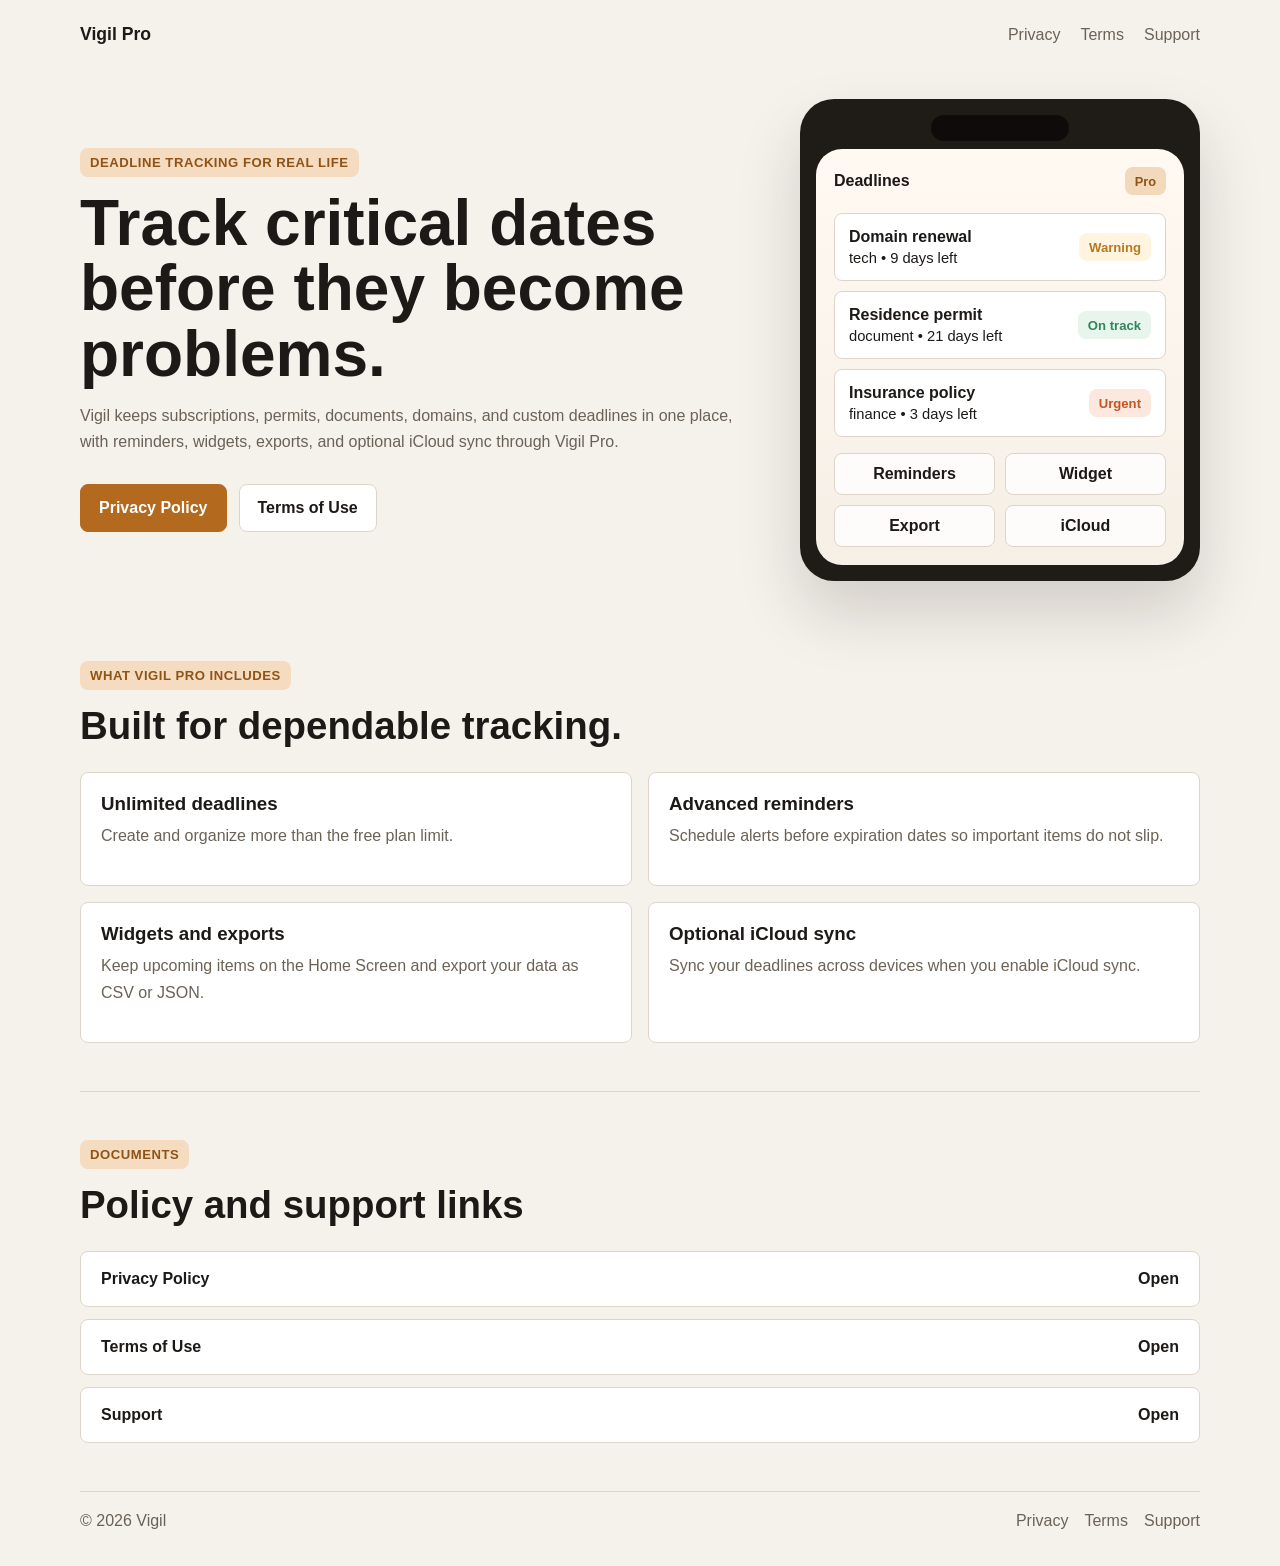
<file: index.html>
<!DOCTYPE html>
<html lang="en">
<head>
    <meta charset="UTF-8">
    <meta name="viewport" content="width=device-width, initial-scale=1.0">
    <title>Vigil Pro</title>
    <meta name="description" content="Vigil helps you track important deadlines, stay ahead with reminders, and keep key dates visible across your devices.">
    <link rel="stylesheet" href="./styles.css">
</head>
<body>
    <header class="site-header">
        <a class="brand" href="./index.html">Vigil Pro</a>
        <nav class="site-nav">
            <a href="./privacy.html">Privacy</a>
            <a href="./terms.html">Terms</a>
            <a href="./support.html">Support</a>
        </nav>
    </header>

    <main>
        <section class="hero">
            <div class="hero-copy">
                <p class="eyebrow">Deadline tracking for real life</p>
                <h1>Track critical dates before they become problems.</h1>
                <p class="hero-text">
                    Vigil keeps subscriptions, permits, documents, domains, and custom deadlines in one place,
                    with reminders, widgets, exports, and optional iCloud sync through Vigil Pro.
                </p>
                <div class="hero-actions">
                    <a class="button button-primary" href="./privacy.html">Privacy Policy</a>
                    <a class="button button-secondary" href="./terms.html">Terms of Use</a>
                </div>
            </div>

            <div class="device">
                <div class="device-notch"></div>
                <div class="device-screen">
                    <div class="device-header">
                        <span>Deadlines</span>
                        <span class="badge">Pro</span>
                    </div>

                    <article class="deadline-card">
                        <div>
                            <p class="deadline-title">Domain renewal</p>
                            <p class="deadline-subtitle">tech • 9 days left</p>
                        </div>
                        <span class="deadline-state deadline-state-warning">Warning</span>
                    </article>

                    <article class="deadline-card">
                        <div>
                            <p class="deadline-title">Residence permit</p>
                            <p class="deadline-subtitle">document • 21 days left</p>
                        </div>
                        <span class="deadline-state deadline-state-ok">On track</span>
                    </article>

                    <article class="deadline-card">
                        <div>
                            <p class="deadline-title">Insurance policy</p>
                            <p class="deadline-subtitle">finance • 3 days left</p>
                        </div>
                        <span class="deadline-state deadline-state-critical">Urgent</span>
                    </article>

                    <div class="feature-grid">
                        <div class="feature-chip">Reminders</div>
                        <div class="feature-chip">Widget</div>
                        <div class="feature-chip">Export</div>
                        <div class="feature-chip">iCloud</div>
                    </div>
                </div>
            </div>
        </section>

        <section class="section">
            <div class="section-heading">
                <p class="eyebrow">What Vigil Pro includes</p>
                <h2>Built for dependable tracking.</h2>
            </div>
            <div class="info-grid">
                <article class="info-card">
                    <h3>Unlimited deadlines</h3>
                    <p>Create and organize more than the free plan limit.</p>
                </article>
                <article class="info-card">
                    <h3>Advanced reminders</h3>
                    <p>Schedule alerts before expiration dates so important items do not slip.</p>
                </article>
                <article class="info-card">
                    <h3>Widgets and exports</h3>
                    <p>Keep upcoming items on the Home Screen and export your data as CSV or JSON.</p>
                </article>
                <article class="info-card">
                    <h3>Optional iCloud sync</h3>
                    <p>Sync your deadlines across devices when you enable iCloud sync.</p>
                </article>
            </div>
        </section>

        <section class="section section-muted">
            <div class="section-heading">
                <p class="eyebrow">Documents</p>
                <h2>Policy and support links</h2>
            </div>
            <div class="link-list">
                <a class="doc-link" href="./privacy.html">
                    <span>Privacy Policy</span>
                    <span>Open</span>
                </a>
                <a class="doc-link" href="./terms.html">
                    <span>Terms of Use</span>
                    <span>Open</span>
                </a>
                <a class="doc-link" href="./support.html">
                    <span>Support</span>
                    <span>Open</span>
                </a>
            </div>
        </section>
    </main>

    <footer class="site-footer">
        <span>© 2026 Vigil</span>
        <div class="footer-links">
            <a href="./privacy.html">Privacy</a>
            <a href="./terms.html">Terms</a>
            <a href="./support.html">Support</a>
        </div>
    </footer>
</body>
</html>
</file>
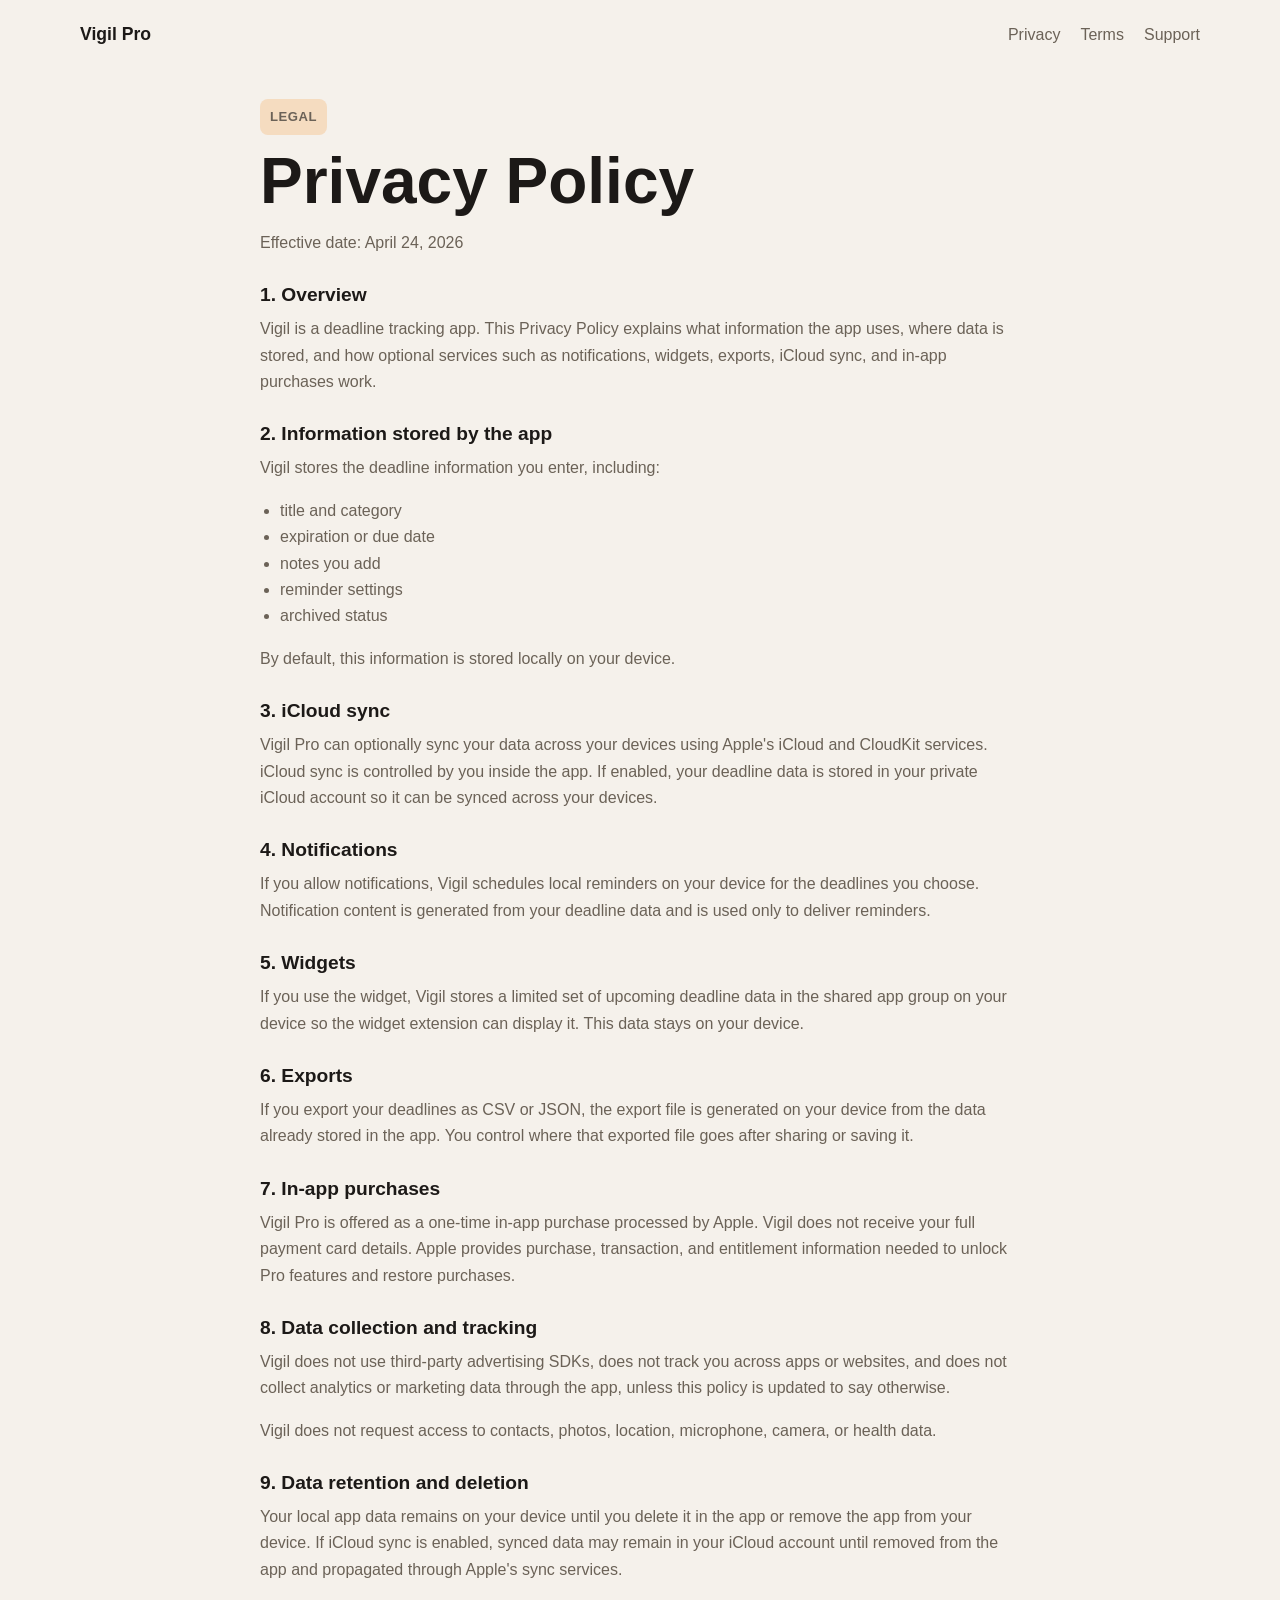
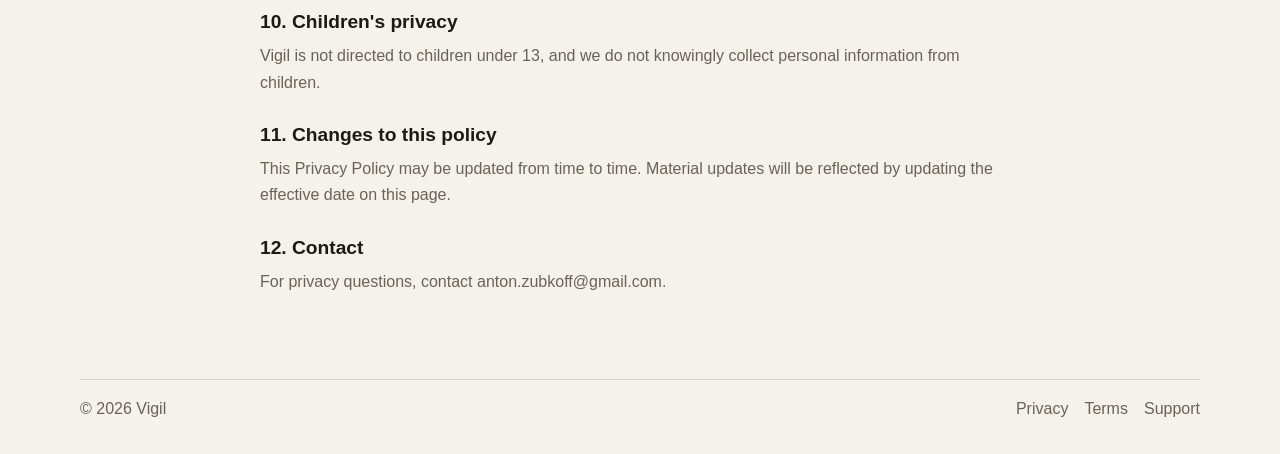
<file: privacy.html>
<!DOCTYPE html>
<html lang="en">
<head>
    <meta charset="UTF-8">
    <meta name="viewport" content="width=device-width, initial-scale=1.0">
    <title>Privacy Policy - Vigil Pro</title>
    <meta name="description" content="Privacy Policy for Vigil.">
    <link rel="stylesheet" href="./styles.css">
</head>
<body>
    <header class="site-header">
        <a class="brand" href="./index.html">Vigil Pro</a>
        <nav class="site-nav">
            <a href="./privacy.html">Privacy</a>
            <a href="./terms.html">Terms</a>
            <a href="./support.html">Support</a>
        </nav>
    </header>

    <main class="legal-page">
        <p class="eyebrow">Legal</p>
        <h1>Privacy Policy</h1>
        <p class="legal-meta">Effective date: April 24, 2026</p>

        <section class="legal-section">
            <h2>1. Overview</h2>
            <p>
                Vigil is a deadline tracking app. This Privacy Policy explains what information the app uses,
                where data is stored, and how optional services such as notifications, widgets, exports, iCloud sync,
                and in-app purchases work.
            </p>
        </section>

        <section class="legal-section">
            <h2>2. Information stored by the app</h2>
            <p>Vigil stores the deadline information you enter, including:</p>
            <ul>
                <li>title and category</li>
                <li>expiration or due date</li>
                <li>notes you add</li>
                <li>reminder settings</li>
                <li>archived status</li>
            </ul>
            <p>
                By default, this information is stored locally on your device.
            </p>
        </section>

        <section class="legal-section">
            <h2>3. iCloud sync</h2>
            <p>
                Vigil Pro can optionally sync your data across your devices using Apple's iCloud and CloudKit services.
                iCloud sync is controlled by you inside the app. If enabled, your deadline data is stored in your private
                iCloud account so it can be synced across your devices.
            </p>
        </section>

        <section class="legal-section">
            <h2>4. Notifications</h2>
            <p>
                If you allow notifications, Vigil schedules local reminders on your device for the deadlines you choose.
                Notification content is generated from your deadline data and is used only to deliver reminders.
            </p>
        </section>

        <section class="legal-section">
            <h2>5. Widgets</h2>
            <p>
                If you use the widget, Vigil stores a limited set of upcoming deadline data in the shared app group on
                your device so the widget extension can display it. This data stays on your device.
            </p>
        </section>

        <section class="legal-section">
            <h2>6. Exports</h2>
            <p>
                If you export your deadlines as CSV or JSON, the export file is generated on your device from the data
                already stored in the app. You control where that exported file goes after sharing or saving it.
            </p>
        </section>

        <section class="legal-section">
            <h2>7. In-app purchases</h2>
            <p>
                Vigil Pro is offered as a one-time in-app purchase processed by Apple. Vigil does not receive your full
                payment card details. Apple provides purchase, transaction, and entitlement information needed to unlock
                Pro features and restore purchases.
            </p>
        </section>

        <section class="legal-section">
            <h2>8. Data collection and tracking</h2>
            <p>
                Vigil does not use third-party advertising SDKs, does not track you across apps or websites, and does not
                collect analytics or marketing data through the app, unless this policy is updated to say otherwise.
            </p>
            <p>Vigil does not request access to contacts, photos, location, microphone, camera, or health data.</p>
        </section>

        <section class="legal-section">
            <h2>9. Data retention and deletion</h2>
            <p>
                Your local app data remains on your device until you delete it in the app or remove the app from your device.
                If iCloud sync is enabled, synced data may remain in your iCloud account until removed from the app and
                propagated through Apple's sync services.
            </p>
        </section>

        <section class="legal-section">
            <h2>10. Children's privacy</h2>
            <p>
                Vigil is not directed to children under 13, and we do not knowingly collect personal information from children.
            </p>
        </section>

        <section class="legal-section">
            <h2>11. Changes to this policy</h2>
            <p>
                This Privacy Policy may be updated from time to time. Material updates will be reflected by updating the
                effective date on this page.
            </p>
        </section>

        <section class="legal-section">
            <h2>12. Contact</h2>
            <p>
                For privacy questions, contact
                <a href="mailto:anton.zubkoff@gmail.com">anton.zubkoff@gmail.com</a>.
            </p>
        </section>
    </main>

    <footer class="site-footer">
        <span>© 2026 Vigil</span>
        <div class="footer-links">
            <a href="./privacy.html">Privacy</a>
            <a href="./terms.html">Terms</a>
            <a href="./support.html">Support</a>
        </div>
    </footer>
</body>
</html>
</file>
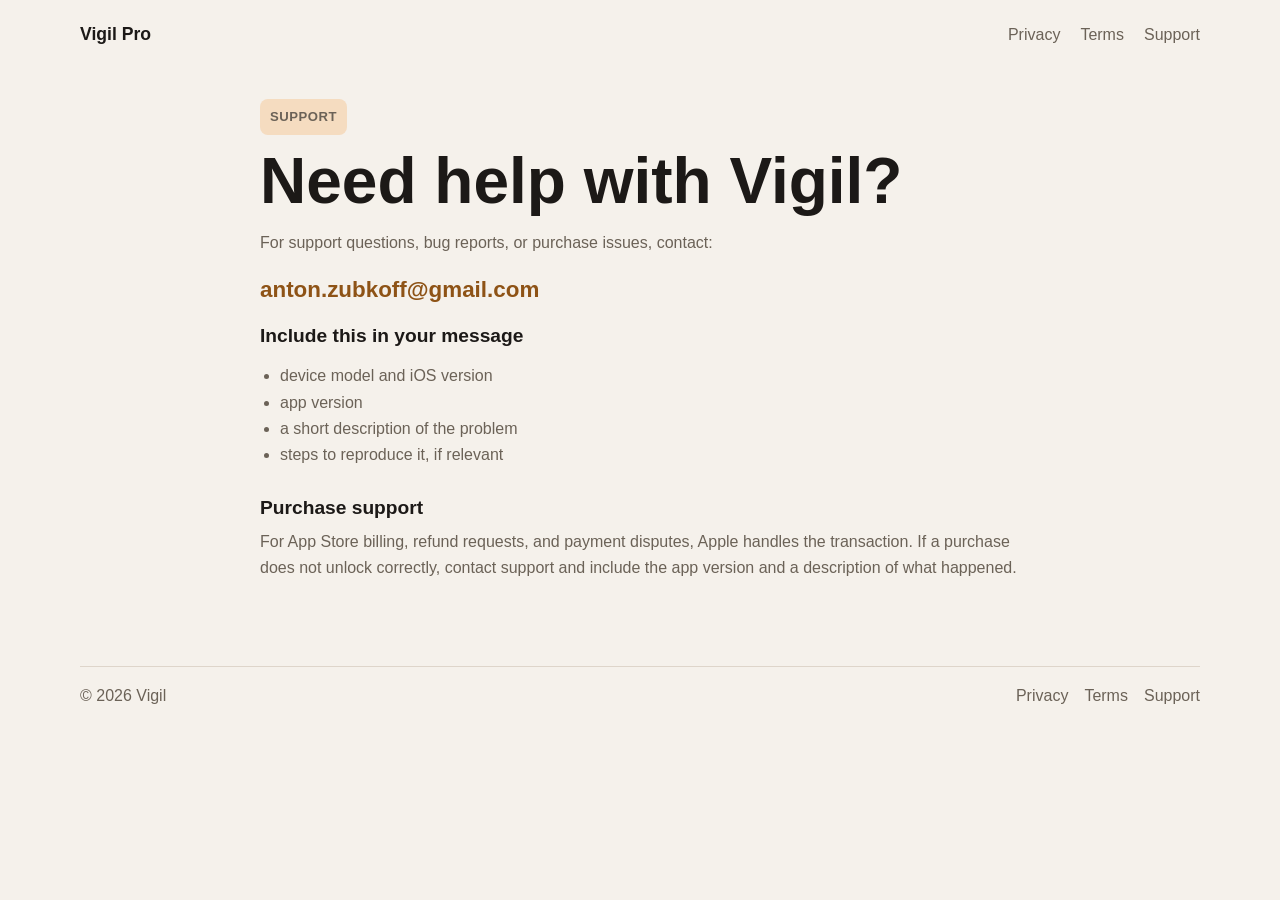
<file: support.html>
<!DOCTYPE html>
<html lang="en">
<head>
    <meta charset="UTF-8">
    <meta name="viewport" content="width=device-width, initial-scale=1.0">
    <title>Support - Vigil Pro</title>
    <meta name="description" content="Support for Vigil.">
    <link rel="stylesheet" href="./styles.css">
</head>
<body>
    <header class="site-header">
        <a class="brand" href="./index.html">Vigil Pro</a>
        <nav class="site-nav">
            <a href="./privacy.html">Privacy</a>
            <a href="./terms.html">Terms</a>
            <a href="./support.html">Support</a>
        </nav>
    </header>

    <main class="legal-page">
        <p class="eyebrow">Support</p>
        <h1>Need help with Vigil?</h1>
        <p class="support-intro">
            For support questions, bug reports, or purchase issues, contact:
        </p>
        <p class="support-email">
            <a href="mailto:anton.zubkoff@gmail.com">anton.zubkoff@gmail.com</a>
        </p>

        <section class="legal-section">
            <h2>Include this in your message</h2>
            <ul>
                <li>device model and iOS version</li>
                <li>app version</li>
                <li>a short description of the problem</li>
                <li>steps to reproduce it, if relevant</li>
            </ul>
        </section>

        <section class="legal-section">
            <h2>Purchase support</h2>
            <p>
                For App Store billing, refund requests, and payment disputes, Apple handles the transaction. If a purchase
                does not unlock correctly, contact support and include the app version and a description of what happened.
            </p>
        </section>
    </main>

    <footer class="site-footer">
        <span>© 2026 Vigil</span>
        <div class="footer-links">
            <a href="./privacy.html">Privacy</a>
            <a href="./terms.html">Terms</a>
            <a href="./support.html">Support</a>
        </div>
    </footer>
</body>
</html>
</file>
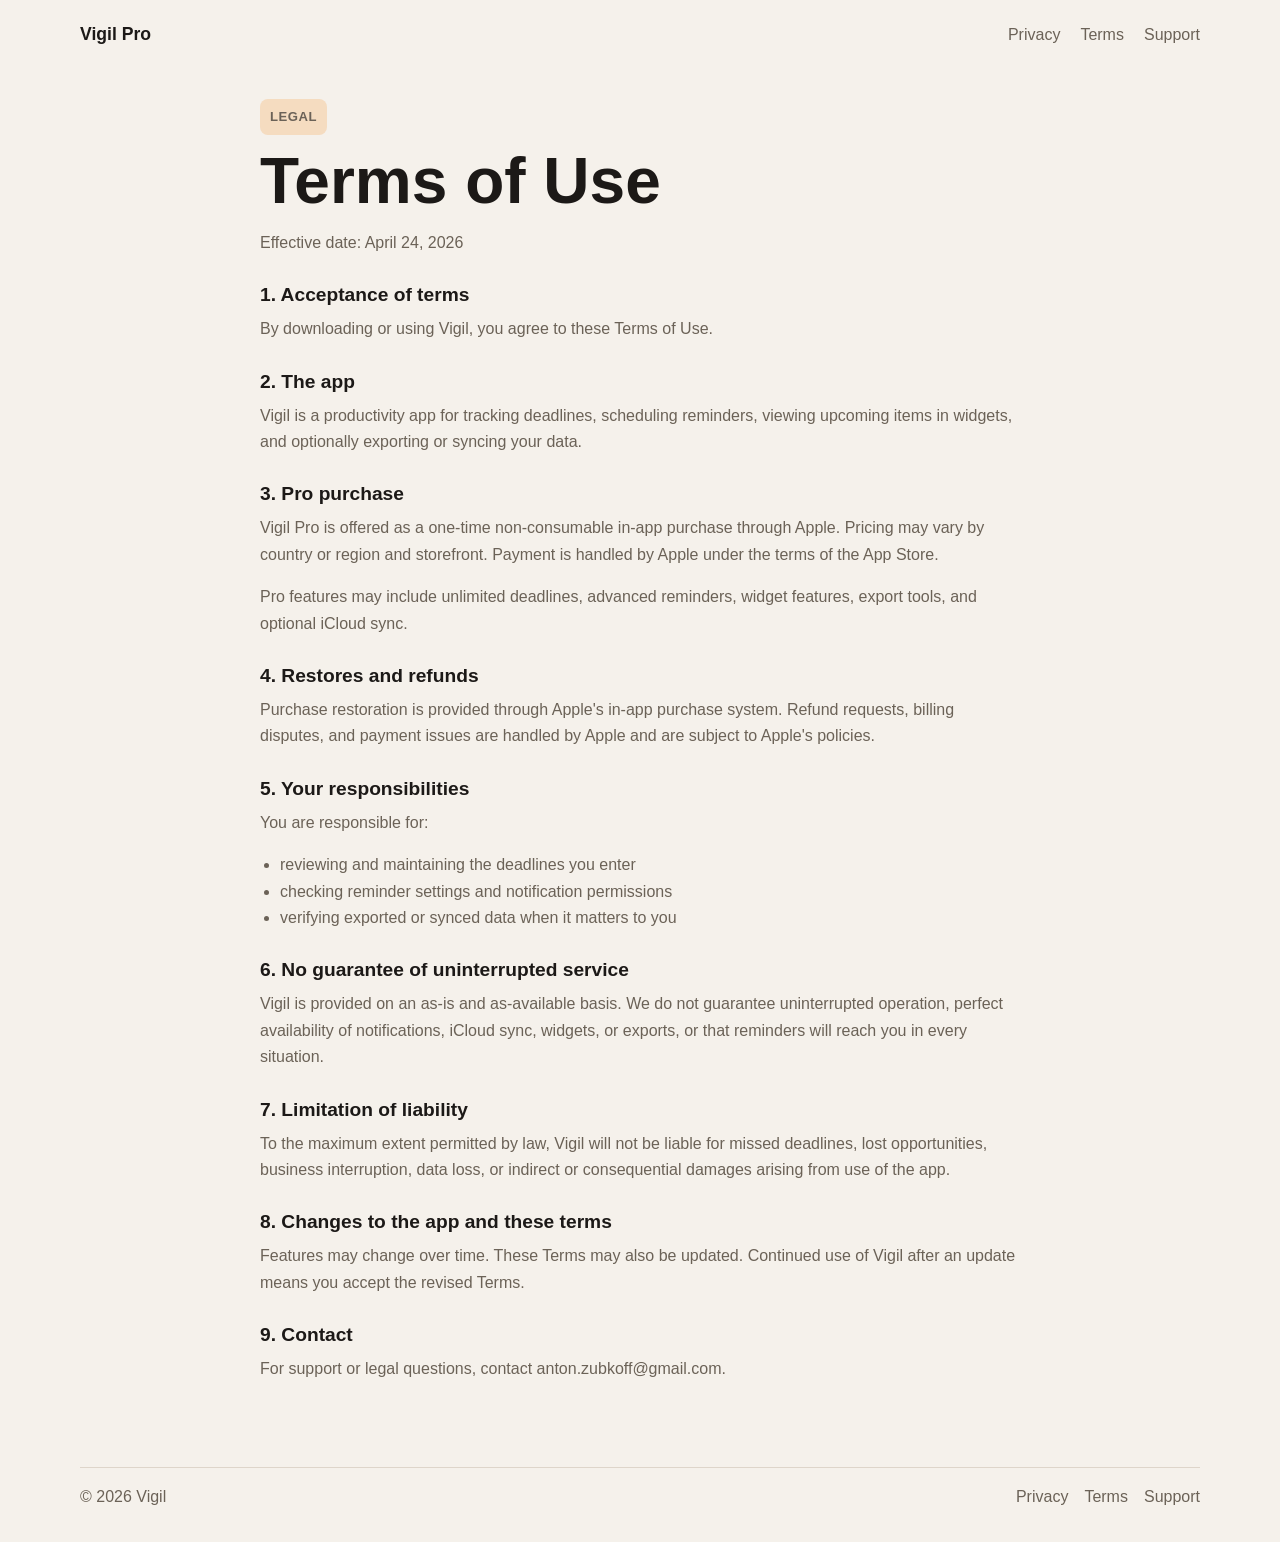
<file: terms.html>
<!DOCTYPE html>
<html lang="en">
<head>
    <meta charset="UTF-8">
    <meta name="viewport" content="width=device-width, initial-scale=1.0">
    <title>Terms of Use - Vigil Pro</title>
    <meta name="description" content="Terms of Use for Vigil.">
    <link rel="stylesheet" href="./styles.css">
</head>
<body>
    <header class="site-header">
        <a class="brand" href="./index.html">Vigil Pro</a>
        <nav class="site-nav">
            <a href="./privacy.html">Privacy</a>
            <a href="./terms.html">Terms</a>
            <a href="./support.html">Support</a>
        </nav>
    </header>

    <main class="legal-page">
        <p class="eyebrow">Legal</p>
        <h1>Terms of Use</h1>
        <p class="legal-meta">Effective date: April 24, 2026</p>

        <section class="legal-section">
            <h2>1. Acceptance of terms</h2>
            <p>
                By downloading or using Vigil, you agree to these Terms of Use.
            </p>
        </section>

        <section class="legal-section">
            <h2>2. The app</h2>
            <p>
                Vigil is a productivity app for tracking deadlines, scheduling reminders, viewing upcoming items in widgets,
                and optionally exporting or syncing your data.
            </p>
        </section>

        <section class="legal-section">
            <h2>3. Pro purchase</h2>
            <p>
                Vigil Pro is offered as a one-time non-consumable in-app purchase through Apple. Pricing may vary by country
                or region and storefront. Payment is handled by Apple under the terms of the App Store.
            </p>
            <p>
                Pro features may include unlimited deadlines, advanced reminders, widget features, export tools, and optional
                iCloud sync.
            </p>
        </section>

        <section class="legal-section">
            <h2>4. Restores and refunds</h2>
            <p>
                Purchase restoration is provided through Apple's in-app purchase system. Refund requests, billing disputes,
                and payment issues are handled by Apple and are subject to Apple's policies.
            </p>
        </section>

        <section class="legal-section">
            <h2>5. Your responsibilities</h2>
            <p>You are responsible for:</p>
            <ul>
                <li>reviewing and maintaining the deadlines you enter</li>
                <li>checking reminder settings and notification permissions</li>
                <li>verifying exported or synced data when it matters to you</li>
            </ul>
        </section>

        <section class="legal-section">
            <h2>6. No guarantee of uninterrupted service</h2>
            <p>
                Vigil is provided on an as-is and as-available basis. We do not guarantee uninterrupted operation,
                perfect availability of notifications, iCloud sync, widgets, or exports, or that reminders will reach
                you in every situation.
            </p>
        </section>

        <section class="legal-section">
            <h2>7. Limitation of liability</h2>
            <p>
                To the maximum extent permitted by law, Vigil will not be liable for missed deadlines, lost opportunities,
                business interruption, data loss, or indirect or consequential damages arising from use of the app.
            </p>
        </section>

        <section class="legal-section">
            <h2>8. Changes to the app and these terms</h2>
            <p>
                Features may change over time. These Terms may also be updated. Continued use of Vigil after an update means
                you accept the revised Terms.
            </p>
        </section>

        <section class="legal-section">
            <h2>9. Contact</h2>
            <p>
                For support or legal questions, contact
                <a href="mailto:anton.zubkoff@gmail.com">anton.zubkoff@gmail.com</a>.
            </p>
        </section>
    </main>

    <footer class="site-footer">
        <span>© 2026 Vigil</span>
        <div class="footer-links">
            <a href="./privacy.html">Privacy</a>
            <a href="./terms.html">Terms</a>
            <a href="./support.html">Support</a>
        </div>
    </footer>
</body>
</html>
</file>
<file: styles.css>
:root {
    color-scheme: light;
    --bg: #f5f1eb;
    --surface: #ffffff;
    --surface-muted: #fbf8f4;
    --border: #ded5ca;
    --text: #1c1917;
    --muted: #6b6257;
    --accent: #b36a1e;
    --accent-strong: #8e5316;
    --success: #2f855a;
    --warning: #b7791f;
    --danger: #c05621;
}

* {
    box-sizing: border-box;
}

body {
    margin: 0;
    font-family: Inter, -apple-system, BlinkMacSystemFont, "Segoe UI", sans-serif;
    background: var(--bg);
    color: var(--text);
}

a {
    color: inherit;
    text-decoration: none;
}

.site-header,
.site-footer,
main {
    width: min(1120px, calc(100vw - 32px));
    margin: 0 auto;
}

.site-header {
    display: flex;
    align-items: center;
    justify-content: space-between;
    padding: 24px 0 18px;
}

.brand {
    font-size: 1.1rem;
    font-weight: 700;
}

.site-nav {
    display: flex;
    gap: 20px;
    color: var(--muted);
}

.hero {
    display: grid;
    grid-template-columns: minmax(0, 1.1fr) minmax(320px, 420px);
    gap: 32px;
    align-items: center;
    padding: 36px 0 32px;
}

.eyebrow {
    display: inline-block;
    margin: 0 0 14px;
    padding: 7px 10px;
    border-radius: 8px;
    background: #f5dcc0;
    color: var(--accent-strong);
    font-size: 0.82rem;
    font-weight: 700;
    letter-spacing: 0.04em;
    text-transform: uppercase;
}

h1,
h2,
h3,
p {
    margin-top: 0;
}

h1 {
    font-size: clamp(2.4rem, 5vw, 4.2rem);
    line-height: 1.02;
    margin-bottom: 16px;
}

h2 {
    font-size: clamp(1.8rem, 3vw, 2.5rem);
    margin-bottom: 0;
}

.hero-text,
.legal-page p,
.info-card p,
.support-intro,
li {
    color: var(--muted);
    line-height: 1.65;
}

.hero-actions {
    display: flex;
    flex-wrap: wrap;
    gap: 12px;
    margin-top: 28px;
}

.button {
    display: inline-flex;
    align-items: center;
    justify-content: center;
    min-height: 48px;
    padding: 0 18px;
    border-radius: 8px;
    border: 1px solid var(--border);
    font-weight: 600;
}

.button-primary {
    background: var(--accent);
    border-color: var(--accent);
    color: #fff;
}

.button-secondary {
    background: var(--surface);
}

.device {
    position: relative;
    justify-self: end;
    width: 100%;
    max-width: 400px;
    padding: 16px;
    border-radius: 34px;
    background: #1f1b17;
    box-shadow: 0 32px 64px rgba(31, 27, 23, 0.16);
}

.device-notch {
    width: 138px;
    height: 26px;
    margin: 0 auto 8px;
    border-radius: 16px;
    background: #0e0c0a;
}

.device-screen {
    background: linear-gradient(180deg, #fff9f2 0%, #f6efe6 100%);
    border-radius: 26px;
    padding: 18px;
}

.device-header {
    display: flex;
    justify-content: space-between;
    align-items: center;
    margin-bottom: 18px;
    font-weight: 700;
}

.badge {
    display: inline-flex;
    align-items: center;
    min-height: 28px;
    padding: 0 10px;
    border-radius: 8px;
    background: #f2d9bc;
    color: var(--accent-strong);
    font-size: 0.8rem;
}

.deadline-card,
.info-card,
.doc-link {
    background: var(--surface);
    border: 1px solid var(--border);
}

.deadline-card {
    display: flex;
    align-items: center;
    justify-content: space-between;
    gap: 16px;
    padding: 14px;
    border-radius: 8px;
    margin-bottom: 10px;
}

.deadline-title {
    margin-bottom: 4px;
    font-weight: 700;
}

.deadline-subtitle {
    margin-bottom: 0;
    font-size: 0.92rem;
}

.deadline-state {
    flex: 0 0 auto;
    min-height: 28px;
    padding: 0 10px;
    border-radius: 8px;
    display: inline-flex;
    align-items: center;
    font-size: 0.82rem;
    font-weight: 700;
}

.deadline-state-ok {
    background: #e8f5ec;
    color: var(--success);
}

.deadline-state-warning {
    background: #fff4df;
    color: var(--warning);
}

.deadline-state-critical {
    background: #fde8df;
    color: var(--danger);
}

.feature-grid {
    display: grid;
    grid-template-columns: repeat(2, minmax(0, 1fr));
    gap: 10px;
    margin-top: 16px;
}

.feature-chip {
    min-height: 42px;
    padding: 0 12px;
    border-radius: 8px;
    background: rgba(255, 255, 255, 0.78);
    border: 1px solid var(--border);
    display: inline-flex;
    align-items: center;
    justify-content: center;
    font-weight: 600;
}

.section {
    padding: 48px 0;
}

.section-muted {
    border-top: 1px solid var(--border);
}

.section-heading {
    max-width: 640px;
    margin-bottom: 24px;
}

.info-grid {
    display: grid;
    grid-template-columns: repeat(2, minmax(0, 1fr));
    gap: 16px;
}

.info-card {
    padding: 20px;
    border-radius: 8px;
}

.info-card h3 {
    margin-bottom: 8px;
}

.link-list {
    display: grid;
    gap: 12px;
}

.doc-link {
    display: flex;
    justify-content: space-between;
    align-items: center;
    gap: 20px;
    padding: 18px 20px;
    border-radius: 8px;
    font-weight: 600;
}

.legal-page {
    max-width: 760px;
    padding: 36px 0 56px;
}

.legal-meta {
    margin-bottom: 28px;
}

.legal-section {
    margin-bottom: 28px;
}

.legal-section h2 {
    font-size: 1.2rem;
    margin-bottom: 10px;
}

ul {
    padding-left: 20px;
}

.support-email a {
    font-size: 1.4rem;
    font-weight: 700;
    color: var(--accent-strong);
}

.site-footer {
    display: flex;
    justify-content: space-between;
    align-items: center;
    gap: 16px;
    padding: 20px 0 36px;
    color: var(--muted);
    border-top: 1px solid var(--border);
}

.footer-links {
    display: flex;
    gap: 16px;
}

@media (max-width: 900px) {
    .hero {
        grid-template-columns: 1fr;
    }

    .device {
        justify-self: start;
    }

    .info-grid {
        grid-template-columns: 1fr;
    }
}

@media (max-width: 640px) {
    .site-header,
    .site-footer {
        flex-direction: column;
        align-items: flex-start;
    }

    .site-nav,
    .footer-links {
        flex-wrap: wrap;
    }
}
</file>
